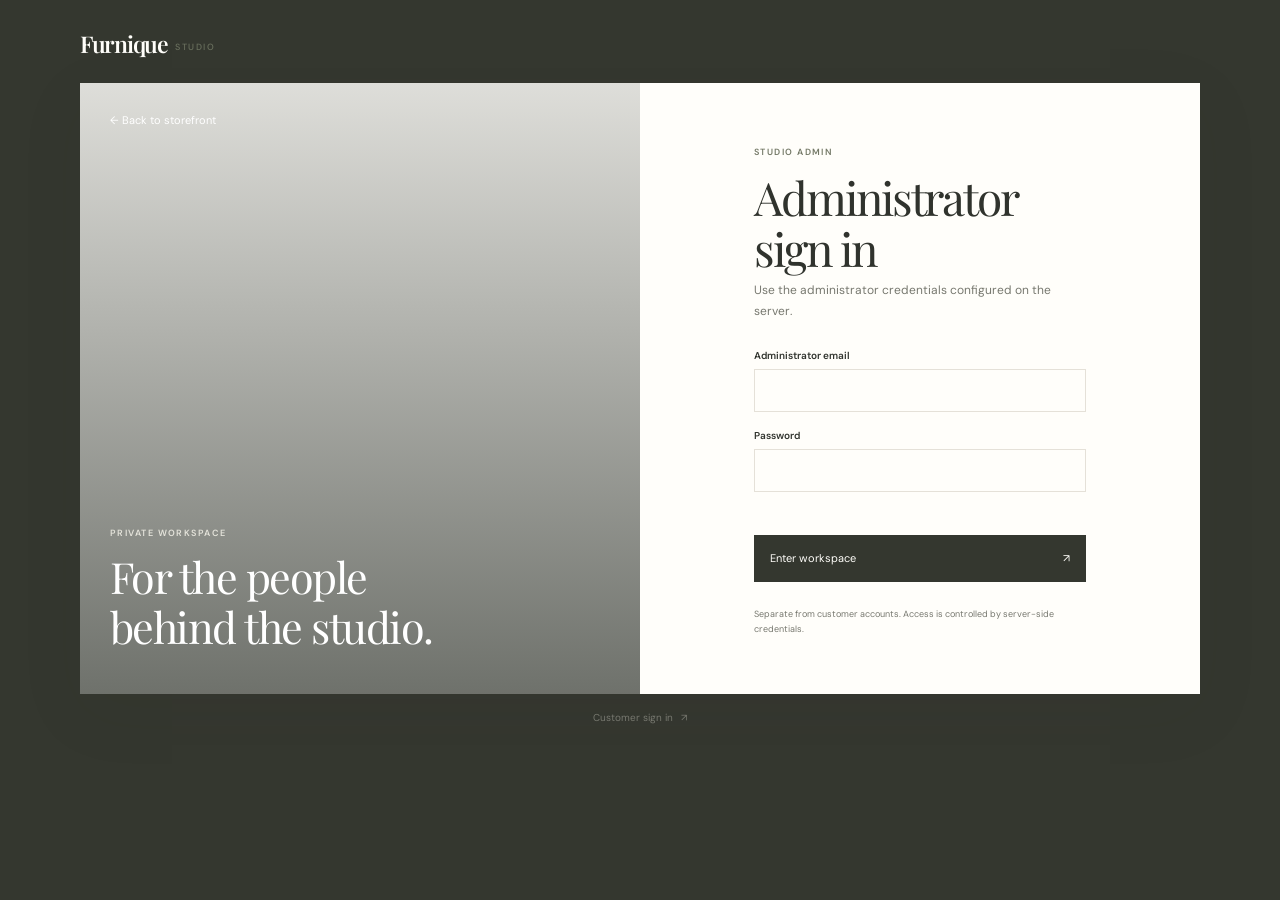
<file: admin-login.html>
<!doctype html>
<html lang="en">
  <head>
    <meta charset="UTF-8">
    <meta name="viewport" content="width=device-width, initial-scale=1">
    <meta name="theme-color" content="#34372f">
    <meta name="description" content="Administrator sign in for the Furnique Studio workspace.">
    <title>Administrator sign in — Furnique Studio</title>
    <link rel="preconnect" href="https://fonts.googleapis.com">
    <link rel="preconnect" href="https://fonts.gstatic.com" crossorigin>
    <link href="https://fonts.googleapis.com/css2?family=DM+Sans:wght@400;500;600;700&family=Playfair+Display:wght@400;500;600&display=swap" rel="stylesheet">
    <link rel="stylesheet" href="auth.css">
    <script src="auth.js" defer></script>
  </head>
  <body class="admin-auth-page">
    <main class="auth-shell">
      <a class="auth-brand" href="index.html">Furnique<span>Studio</span></a>
      <section class="auth-card admin-auth-card" aria-labelledby="page-title">
        <div class="auth-photo admin-auth-photo" role="img" aria-label="Quiet, thoughtfully arranged studio interior">
          <a class="back-link" href="index.html">← Back to storefront</a>
          <div><span class="auth-eyebrow">PRIVATE WORKSPACE</span><p>For the people behind the studio.</p></div>
        </div>
        <div class="auth-panel">
          <span class="auth-eyebrow">STUDIO ADMIN</span>
          <h1 id="page-title">Administrator sign in</h1>
          <p class="auth-intro">Use the administrator credentials configured on the server.</p>
          <form id="admin-login-form" class="auth-form">
            <label for="admin-email">Administrator email</label>
            <input id="admin-email" name="email" type="email" autocomplete="username" maxlength="120" required>
            <label for="admin-password">Password</label>
            <input id="admin-password" name="password" type="password" autocomplete="current-password" minlength="12" maxlength="128" required>
            <p class="auth-message" id="auth-message" role="status" aria-live="polite"></p>
            <button class="auth-submit" type="submit">Enter workspace <span aria-hidden="true">↗</span></button>
          </form>
          <p class="auth-demo">Separate from customer accounts. Access is controlled by server-side credentials.</p>
        </div>
      </section>
      <a class="admin-entry" href="login.html">Customer sign in <span aria-hidden="true">↗</span></a>
    </main>
  </body>
</html>
</file>
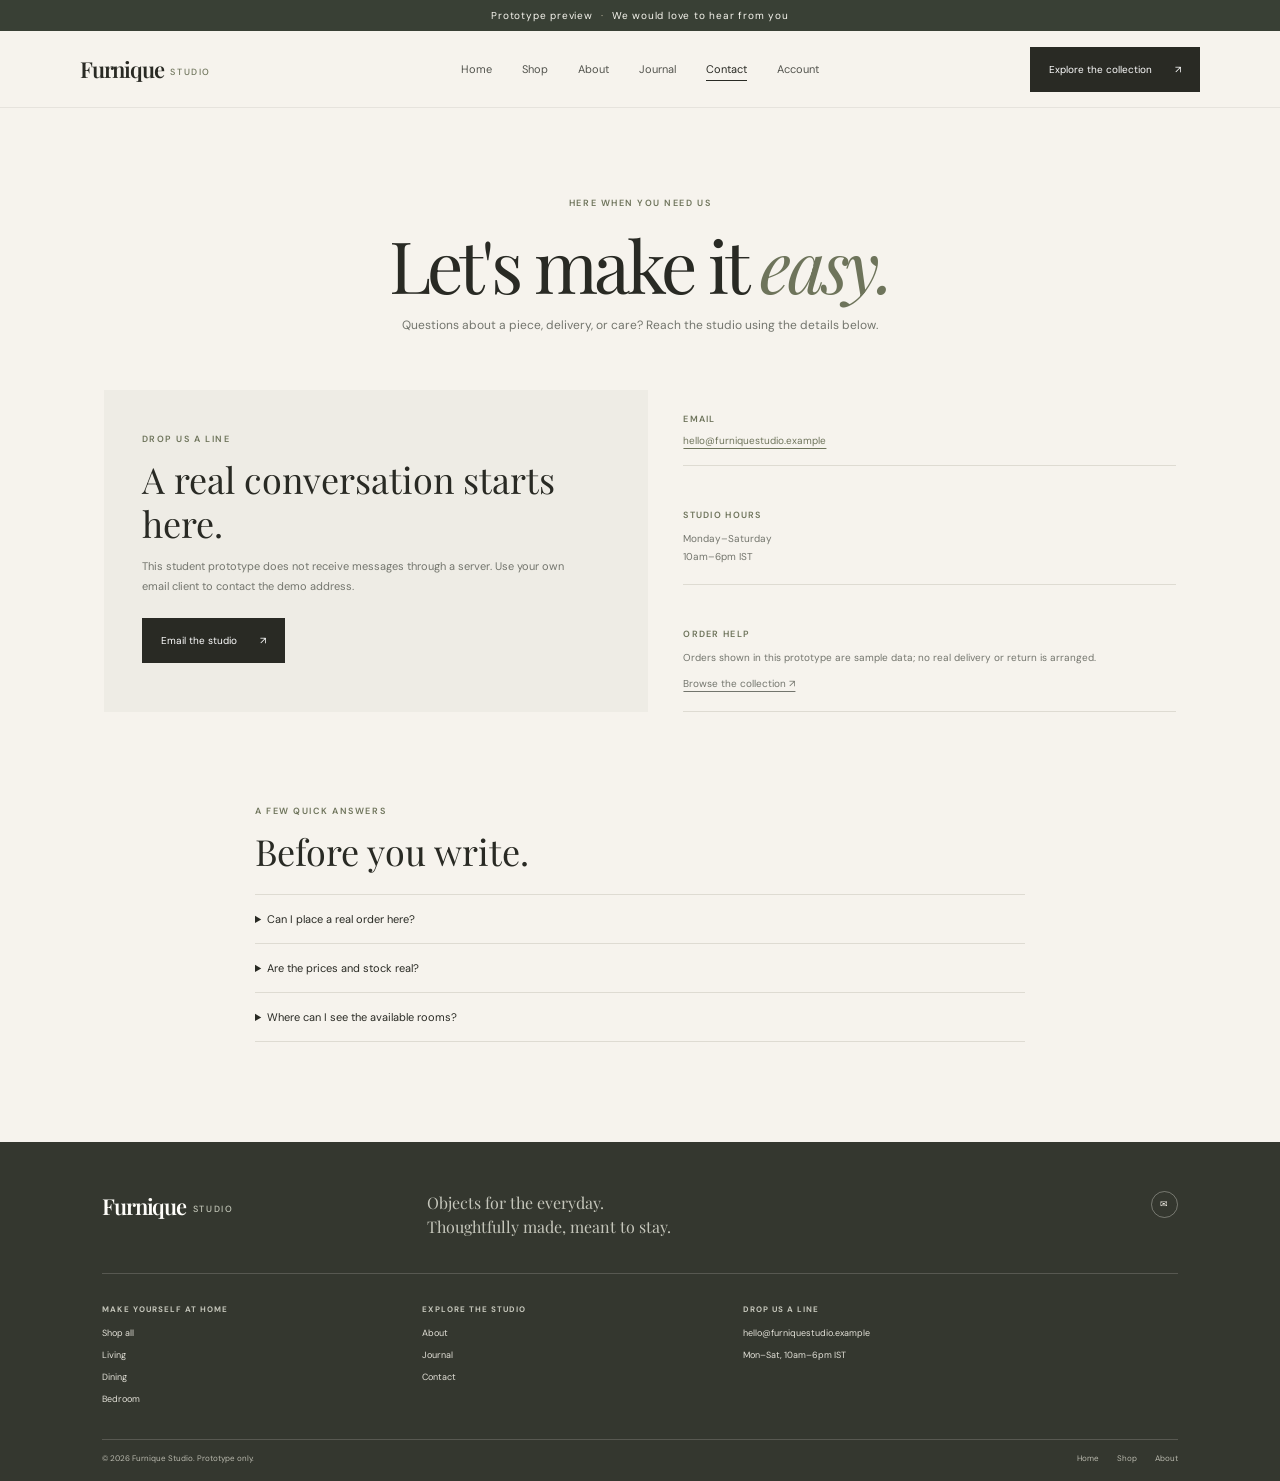
<file: contact.html>
<!doctype html>
<html lang="en">
  <head>
    <meta charset="UTF-8">
    <meta name="viewport" content="width=device-width, initial-scale=1">
    <meta name="theme-color" content="#f6f3ed">
    <meta name="description" content="Contact Furnique Studio for help with furniture, care, delivery, and this prototype.">
    <title>Contact — Furnique Studio</title>
    <link rel="preconnect" href="https://fonts.googleapis.com">
    <link rel="preconnect" href="https://fonts.gstatic.com" crossorigin>
    <link href="https://fonts.googleapis.com/css2?family=DM+Sans:wght@400;500;600;700&family=Playfair+Display:wght@400;500;600&display=swap" rel="stylesheet">
    <link rel="stylesheet" href="styles.css">
    <script src="pages.js" defer></script>
  </head>
  <body>
    <div class="announcement">Prototype preview <span>·</span> We would love to hear from you</div>
    <header class="site-header">
      <a class="wordmark" href="index.html" aria-label="Furnique Studio home">Furnique<span>Studio</span></a>
      <nav class="main-nav" aria-label="Main navigation">
        <a href="index.html">Home</a><a href="shop.html">Shop</a><a href="about.html">About</a><a href="journal.html">Journal</a><a href="contact.html" aria-current="page">Contact</a><a href="login.html">Account</a>
      </nav>
      <div class="header-actions"><a class="button button-dark" href="shop.html">Explore the collection <span aria-hidden="true">↗</span></a><button class="mobile-menu icon-button" type="button" aria-label="Open menu" aria-expanded="false"><span class="menu-lines"></span></button></div>
    </header>
    <main>
      <section class="journal-intro contact-intro"><span class="eyebrow">HERE WHEN YOU NEED US</span><h1>Let's make it <em>easy.</em></h1><p>Questions about a piece, delivery, or care? Reach the studio using the details below.</p></section>
      <section class="contact-grid">
        <article class="contact-card contact-primary"><span class="eyebrow">DROP US A LINE</span><h2>A real conversation starts here.</h2><p>This student prototype does not receive messages through a server. Use your own email client to contact the demo address.</p><a class="button button-dark" href="mailto:hello@furniquestudio.example?subject=Furnique%20Studio%20enquiry">Email the studio <span aria-hidden="true">↗</span></a></article>
        <div class="contact-details"><article><span>EMAIL</span><a href="mailto:hello@furniquestudio.example">hello@furniquestudio.example</a></article><article><span>STUDIO HOURS</span><p>Monday–Saturday<br>10am–6pm IST</p></article><article><span>ORDER HELP</span><p>Orders shown in this prototype are sample data; no real delivery or return is arranged.</p><a href="shop.html">Browse the collection ↗</a></article></div>
      </section>
      <section class="contact-faq"><span class="eyebrow">A FEW QUICK ANSWERS</span><h2>Before you write.</h2><details><summary>Can I place a real order here?</summary><p>No. Checkout is a local demonstration only. No payment is processed and no order is fulfilled.</p></details><details><summary>Are the prices and stock real?</summary><p>No. Product details, prices, stock, ratings, and reviews are seeded sample data for the student project.</p></details><details><summary>Where can I see the available rooms?</summary><p>The Shop page has one collection with Living, Dining, and Bedroom filters.</p></details></section>
    </main>
    <footer class="site-footer simple-footer"><div class="footer-top"><a class="wordmark footer-mark" href="index.html">Furnique<span>Studio</span></a><p>Objects for the everyday.<br>Thoughtfully made, meant to stay.</p><div class="footer-social"><a href="mailto:hello@furniquestudio.example" aria-label="Email the studio">✉</a></div></div><div class="footer-links"><div><b>MAKE YOURSELF AT HOME</b><a href="shop.html">Shop all</a><a href="shop.html?category=Living">Living</a><a href="shop.html?category=Dining">Dining</a><a href="shop.html?category=Bedroom">Bedroom</a></div><div><b>EXPLORE THE STUDIO</b><a href="about.html">About</a><a href="journal.html">Journal</a><a href="contact.html">Contact</a></div><div class="footer-contact"><b>DROP US A LINE</b><a href="mailto:hello@furniquestudio.example">hello@furniquestudio.example</a><span>Mon–Sat, 10am–6pm IST</span></div></div><div class="footer-bottom"><span>© 2026 Furnique Studio. Prototype only.</span><span><a href="index.html">Home</a><a href="shop.html">Shop</a><a href="about.html">About</a></span></div></footer>
  </body>
</html>
</file>
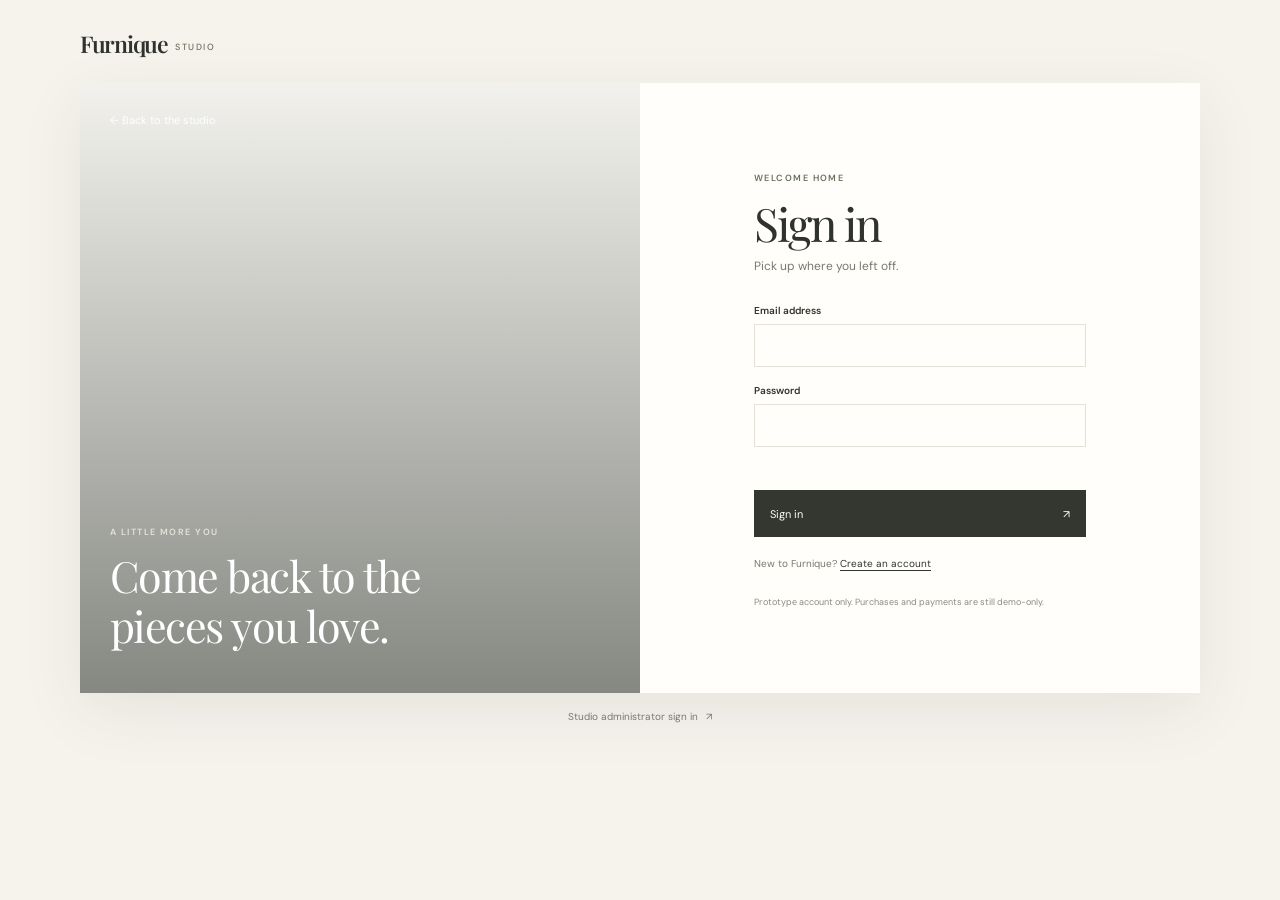
<file: login.html>
<!doctype html>
<html lang="en">
  <head>
    <meta charset="UTF-8">
    <meta name="viewport" content="width=device-width, initial-scale=1">
    <meta name="theme-color" content="#f6f3ed">
    <meta name="description" content="Sign in to your Furnique Studio account.">
    <title>Sign in — Furnique Studio</title>
    <link rel="preconnect" href="https://fonts.googleapis.com">
    <link rel="preconnect" href="https://fonts.gstatic.com" crossorigin>
    <link href="https://fonts.googleapis.com/css2?family=DM+Sans:wght@400;500;600;700&family=Playfair+Display:wght@400;500;600&display=swap" rel="stylesheet">
    <link rel="stylesheet" href="auth.css">
    <script src="auth.js" defer></script>
  </head>
  <body>
    <main class="auth-shell">
      <a class="auth-brand" href="index.html">Furnique<span>Studio</span></a>
      <section class="auth-card" aria-labelledby="page-title">
        <div class="auth-photo" role="img" aria-label="Warm and inviting living room">
          <a class="back-link" href="index.html">← Back to the studio</a>
          <div><span class="auth-eyebrow">A LITTLE MORE YOU</span><p>Come back to the pieces you love.</p></div>
        </div>
        <div class="auth-panel">
          <span class="auth-eyebrow">WELCOME HOME</span>
          <h1 id="page-title">Sign in</h1>
          <p class="auth-intro">Pick up where you left off.</p>
          <form id="customer-login-form" class="auth-form">
            <label for="customer-email">Email address</label>
            <input id="customer-email" name="email" type="email" autocomplete="email" maxlength="120" required>
            <label for="customer-password">Password</label>
            <input id="customer-password" name="password" type="password" autocomplete="current-password" minlength="12" maxlength="128" required>
            <p class="auth-message" id="auth-message" role="status" aria-live="polite"></p>
            <button class="auth-submit" type="submit">Sign in <span aria-hidden="true">↗</span></button>
          </form>
          <p class="auth-switch">New to Furnique? <a href="register.html">Create an account</a></p>
          <p class="auth-demo">Prototype account only. Purchases and payments are still demo-only.</p>
        </div>
      </section>
      <a class="admin-entry" href="admin-login.html">Studio administrator sign in <span aria-hidden="true">↗</span></a>
    </main>
  </body>
</html>
</file>
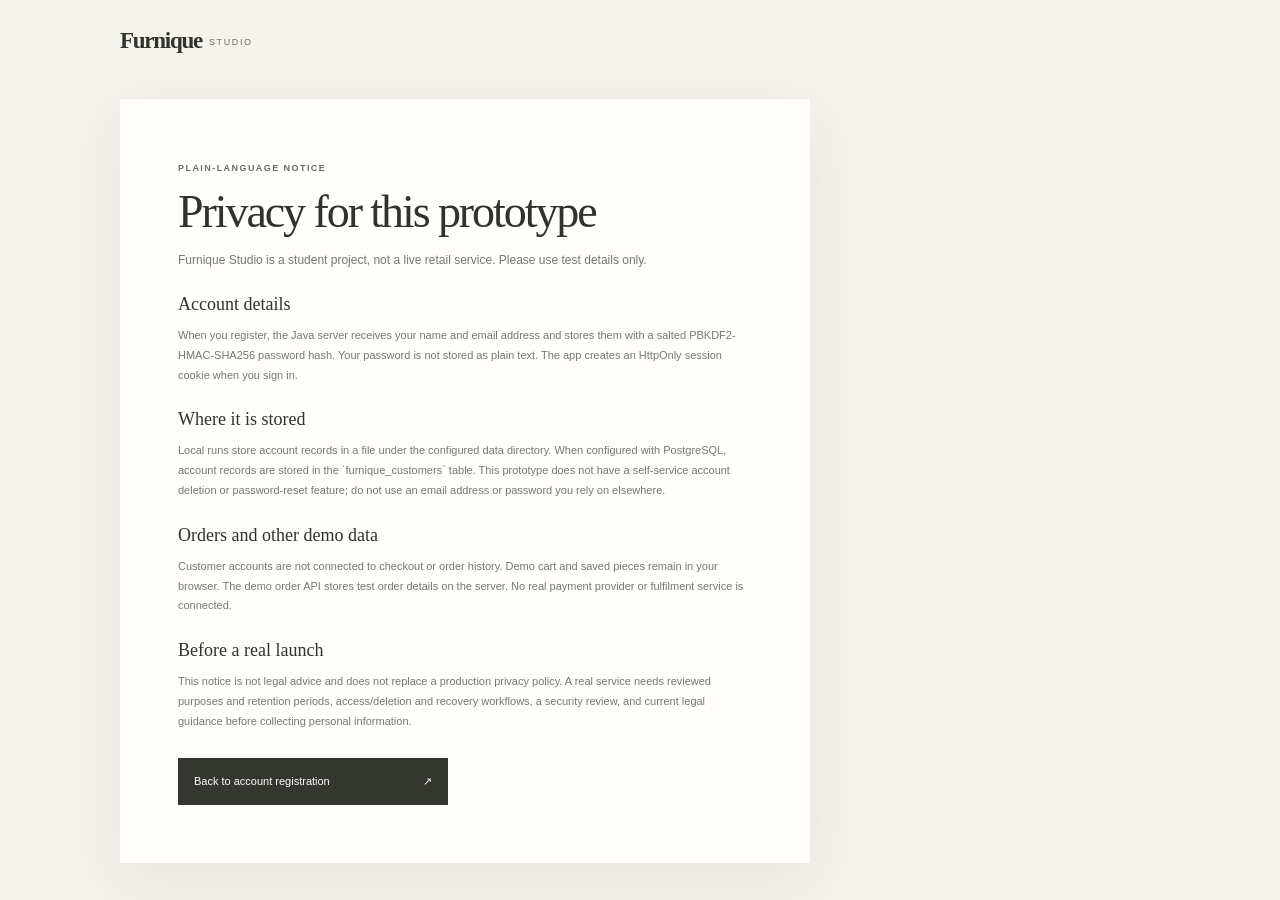
<file: privacy.html>
<!doctype html>
<html lang="en">
  <head>
    <meta charset="UTF-8">
    <meta name="viewport" content="width=device-width, initial-scale=1">
    <meta name="theme-color" content="#f6f3ed">
    <meta name="description" content="Privacy information for the Furnique Studio student prototype.">
    <title>Privacy — Furnique Studio</title>
    <link rel="stylesheet" href="auth.css">
  </head>
  <body>
    <main class="account-shell">
      <a class="auth-brand" href="index.html">Furnique<span>Studio</span></a>
      <article class="account-card privacy-card">
        <span class="auth-eyebrow">PLAIN-LANGUAGE NOTICE</span>
        <h1>Privacy for this prototype</h1>
        <p class="auth-intro">Furnique Studio is a student project, not a live retail service. Please use test details only.</p>
        <h2>Account details</h2>
        <p>When you register, the Java server receives your name and email address and stores them with a salted PBKDF2-HMAC-SHA256 password hash. Your password is not stored as plain text. The app creates an HttpOnly session cookie when you sign in.</p>
        <h2>Where it is stored</h2>
        <p>Local runs store account records in a file under the configured data directory. When configured with PostgreSQL, account records are stored in the `furnique_customers` table. This prototype does not have a self-service account deletion or password-reset feature; do not use an email address or password you rely on elsewhere.</p>
        <h2>Orders and other demo data</h2>
        <p>Customer accounts are not connected to checkout or order history. Demo cart and saved pieces remain in your browser. The demo order API stores test order details on the server. No real payment provider or fulfilment service is connected.</p>
        <h2>Before a real launch</h2>
        <p>This notice is not legal advice and does not replace a production privacy policy. A real service needs reviewed purposes and retention periods, access/deletion and recovery workflows, a security review, and current legal guidance before collecting personal information.</p>
        <a class="auth-submit account-shop-link" href="register.html">Back to account registration <span aria-hidden="true">↗</span></a>
      </article>
    </main>
  </body>
</html>
</file>
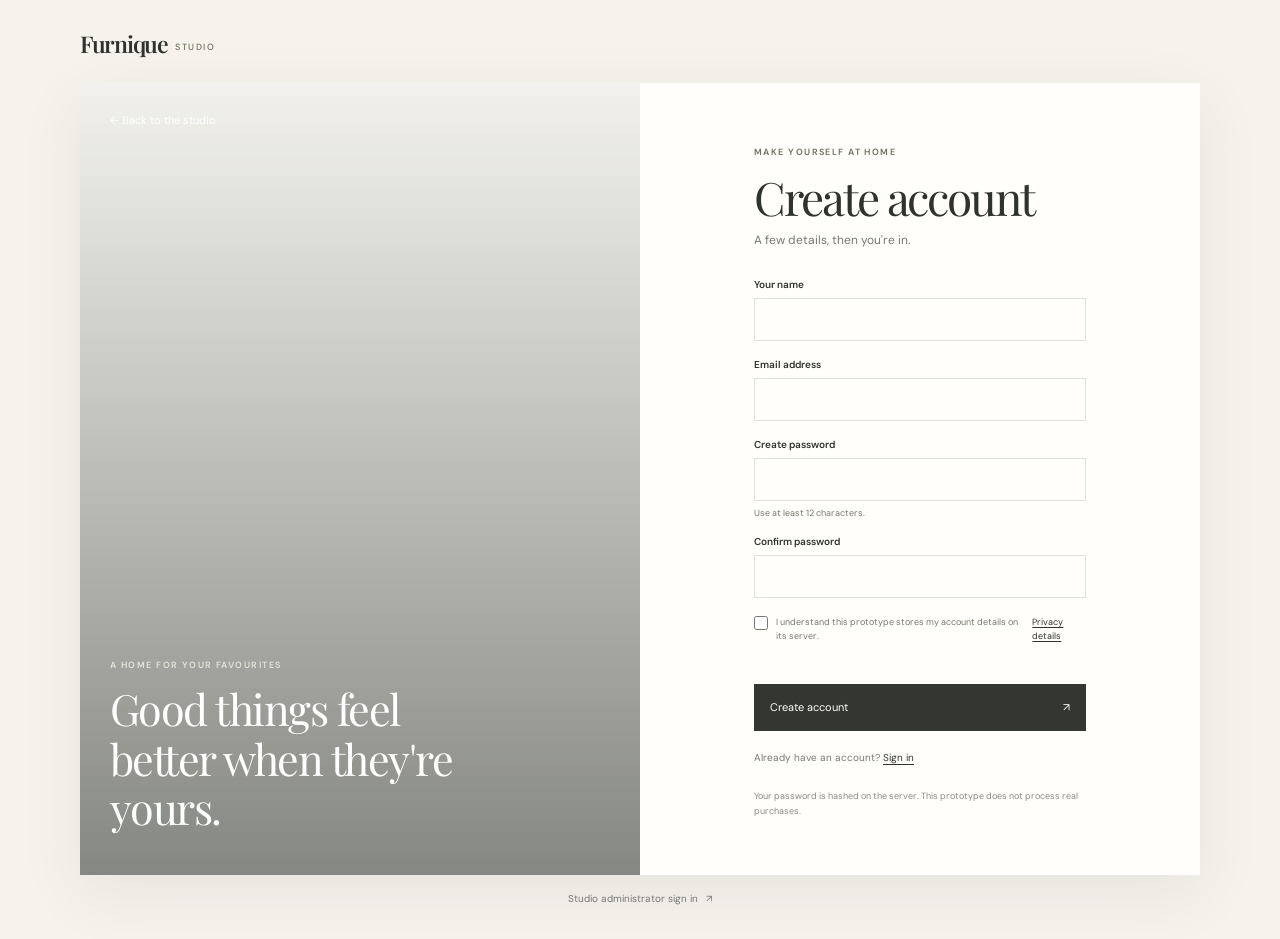
<file: register.html>
<!doctype html>
<html lang="en">
  <head>
    <meta charset="UTF-8">
    <meta name="viewport" content="width=device-width, initial-scale=1">
    <meta name="theme-color" content="#f6f3ed">
    <meta name="description" content="Create a Furnique Studio customer account.">
    <title>Create account — Furnique Studio</title>
    <link rel="preconnect" href="https://fonts.googleapis.com">
    <link rel="preconnect" href="https://fonts.gstatic.com" crossorigin>
    <link href="https://fonts.googleapis.com/css2?family=DM+Sans:wght@400;500;600;700&family=Playfair+Display:wght@400;500;600&display=swap" rel="stylesheet">
    <link rel="stylesheet" href="auth.css">
    <script src="auth.js" defer></script>
  </head>
  <body>
    <main class="auth-shell">
      <a class="auth-brand" href="index.html">Furnique<span>Studio</span></a>
      <section class="auth-card" aria-labelledby="page-title">
        <div class="auth-photo" role="img" aria-label="Soft neutral furniture in a relaxed home">
          <a class="back-link" href="index.html">← Back to the studio</a>
          <div><span class="auth-eyebrow">A HOME FOR YOUR FAVOURITES</span><p>Good things feel better when they're yours.</p></div>
        </div>
        <div class="auth-panel">
          <span class="auth-eyebrow">MAKE YOURSELF AT HOME</span>
          <h1 id="page-title">Create account</h1>
          <p class="auth-intro">A few details, then you're in.</p>
          <form id="customer-register-form" class="auth-form">
            <label for="customer-name">Your name</label>
            <input id="customer-name" name="name" type="text" autocomplete="name" minlength="2" maxlength="70" required>
            <label for="customer-email">Email address</label>
            <input id="customer-email" name="email" type="email" autocomplete="email" maxlength="120" required>
            <label for="customer-password">Create password</label>
            <input id="customer-password" name="password" type="password" autocomplete="new-password" minlength="12" maxlength="128" required>
            <small class="password-hint">Use at least 12 characters.</small>
            <label for="customer-password-confirm">Confirm password</label>
            <input id="customer-password-confirm" name="confirmPassword" type="password" autocomplete="new-password" minlength="12" maxlength="128" required>
            <label class="auth-consent"><input name="privacyAcknowledged" type="checkbox" required> I understand this prototype stores my account details on its server. <a href="privacy.html" target="_blank" rel="noopener">Privacy details</a></label>
            <p class="auth-message" id="auth-message" role="status" aria-live="polite"></p>
            <button class="auth-submit" type="submit">Create account <span aria-hidden="true">↗</span></button>
          </form>
          <p class="auth-switch">Already have an account? <a href="login.html">Sign in</a></p>
          <p class="auth-demo">Your password is hashed on the server. This prototype does not process real purchases.</p>
        </div>
      </section>
      <a class="admin-entry" href="admin-login.html">Studio administrator sign in <span aria-hidden="true">↗</span></a>
    </main>
  </body>
</html>
</file>
<file: auth.css>
:root {
  color-scheme: light;
  --paper: #f6f3ed;
  --ink: #30332d;
  --muted: #77786f;
  --line: #e5e1d8;
  --olive: #6a705e;
  --serif: "Playfair Display", Georgia, serif;
  --sans: "DM Sans", Arial, sans-serif;
}

* { box-sizing: border-box; }
body { min-width: 0; min-height: 100vh; margin: 0; background: var(--paper); color: var(--ink); font-family: var(--sans); }
a { color: inherit; text-decoration: none; }
button, input { font: inherit; }
a:focus-visible, button:focus-visible, input:focus-visible { outline: 2px solid var(--olive); outline-offset: 3px; }
.auth-shell { width: min(1120px, calc(100% - 48px)); margin: 0 auto; padding: 28px 0 34px; }
.auth-brand { display: inline-block; font-family: var(--serif); font-size: 23px; font-weight: 600; letter-spacing: -.055em; }
.auth-brand span { margin-left: 7px; color: var(--olive); font: 500 9px var(--sans); letter-spacing: .18em; text-transform: uppercase; vertical-align: 3px; }
.auth-card { display: grid; grid-template-columns: 1fr 1fr; min-height: 610px; margin-top: 24px; overflow: hidden; background: #fffefa; box-shadow: 0 18px 60px rgba(49, 48, 41, .08); }
.auth-photo { display: flex; flex-direction: column; justify-content: space-between; min-height: 610px; padding: 30px; background: linear-gradient(180deg, rgba(33, 38, 31, .06), rgba(33, 38, 31, .55)), url("https://images.unsplash.com/photo-1600210492486-724fe5c67fb0?auto=format&fit=crop&w=1200&q=85") center / cover; color: white; }
.auth-photo > div { max-width: 390px; padding-bottom: 12px; }
.auth-photo > div p { margin: 11px 0 0; font: 400 clamp(27px, 4vw, 43px)/1.16 var(--serif); letter-spacing: -.035em; }
.auth-eyebrow { color: var(--olive); font-size: 9px; font-weight: 600; letter-spacing: .16em; }
.auth-photo .auth-eyebrow { color: #e4e3da; }
.back-link { width: fit-content; color: white; font-size: 11px; }
.auth-panel { align-self: center; width: min(100%, 440px); margin: 0 auto; padding: 56px 54px; }
.auth-panel h1, .account-card h1, .admin-dashboard h1 { margin: 12px 0 7px; font: 400 clamp(34px, 4vw, 46px)/1.1 var(--serif); letter-spacing: -.045em; }
.auth-intro { margin: 0 0 28px; color: var(--muted); font-size: 12px; line-height: 1.7; }
.auth-form { display: grid; }
.auth-form label { margin: 0 0 7px; font-size: 10px; font-weight: 600; }
.auth-form input { width: 100%; height: 43px; margin: 0 0 17px; padding: 0 11px; border: 1px solid var(--line); border-radius: 0; background: #fffefa; color: var(--ink); font-size: 12px; }
.auth-form input:focus { border-color: var(--olive); outline: 1px solid var(--olive); }
.password-hint { margin: -11px 0 16px; color: var(--muted); font-size: 9px; }
.auth-consent { display: flex; align-items: flex-start; gap: 8px; margin: 0 0 14px !important; color: var(--muted); font-size: 9px !important; font-weight: 400 !important; line-height: 1.6; }
.auth-consent input { flex: 0 0 auto; width: 14px; height: 14px; margin: 1px 0 0; accent-color: var(--olive); }
.auth-consent a { color: var(--ink); text-decoration: underline; text-underline-offset: 2px; }
.auth-message { min-height: 17px; margin: 0 0 9px; color: #9c4a3e; font-size: 10px; line-height: 1.5; }
.auth-submit { display: flex; justify-content: space-between; align-items: center; width: 100%; min-height: 47px; padding: 0 16px; border: 0; background: #34372f; color: #fffefa; cursor: pointer; font-size: 11px; }
.auth-submit:hover { background: #555b4d; }
.auth-submit:disabled { cursor: wait; opacity: .7; }
.auth-switch { margin: 20px 0 0; color: var(--muted); font-size: 10px; }
.auth-switch a { color: var(--ink); text-decoration: underline; text-underline-offset: 3px; }
.auth-demo { margin: 25px 0 0; color: #8a8b82; font-size: 9px; line-height: 1.7; }
.admin-entry { display: block; width: fit-content; margin: 17px auto 0; color: var(--muted); font-size: 10px; }
.admin-entry span { margin-left: 5px; }
.admin-auth-page { background: #34372f; }
.admin-auth-page .auth-brand { color: #fffefa; }
.admin-auth-card { min-height: 570px; background: #fffefa; }
.admin-auth-photo { min-height: 570px; background-image: linear-gradient(180deg, rgba(33, 38, 31, .15), rgba(33, 38, 31, .65)), url("https://images.unsplash.com/photo-1600210491892-03d54c0aaf87?auto=format&fit=crop&w=1200&q=85"); }
.admin-auth-page .auth-eyebrow { color: #747967; }
.admin-auth-page .auth-photo .auth-eyebrow { color: #e4e3da; }
.admin-auth-page .auth-demo { color: #77786f; }
.account-shell { width: min(1040px, calc(100% - 48px)); margin: 0 auto; padding: 28px 0; }
.account-header { display: flex; justify-content: space-between; align-items: center; }
.auth-secondary { padding: 10px 15px; border: 1px solid var(--line); background: transparent; color: inherit; cursor: pointer; font-size: 10px; }
.account-card, .admin-dashboard { margin-top: 45px; padding: clamp(26px, 5vw, 58px); background: #fffefa; box-shadow: 0 18px 60px rgba(49, 48, 41, .08); }
.account-card { max-width: 690px; }
.account-card h1, .admin-dashboard h1 { margin-bottom: 12px; }
.account-card .auth-intro { margin-bottom: 6px; }
.account-note { margin: 22px 0; color: var(--muted); font-size: 10px; line-height: 1.8; }
.account-shop-link { max-width: 270px; margin-top: 26px; }
.admin-auth-page .auth-secondary { border-color: rgba(255,255,255,.25); color: #fffefa; }
.admin-shell .auth-brand { color: white; }
.admin-dashboard { margin-top: 34px; }
.admin-dashboard .auth-intro { margin-bottom: 8px; }
.admin-orders-wrap { overflow-x: auto; margin: 24px 0; border: 1px solid var(--line); }
.admin-orders { width: 100%; border-collapse: collapse; text-align: left; }
.admin-orders th, .admin-orders td { padding: 13px 15px; border-bottom: 1px solid var(--line); font-size: 10px; white-space: nowrap; }
.admin-orders th { background: #f7f5ef; color: var(--muted); font-size: 8px; letter-spacing: .1em; text-transform: uppercase; }
.admin-orders tbody tr:last-child td { border-bottom: 0; }
.admin-orders td[colspan] { color: var(--muted); text-align: center; }
.admin-shell .account-note { color: #c7c7bd; }
.privacy-card h2 { margin: 24px 0 7px; font: 500 18px var(--serif); }
.privacy-card p:not(.auth-intro) { color: var(--muted); font-size: 11px; line-height: 1.8; }

@media (max-width: 760px) {
  .auth-shell, .account-shell { width: min(100% - 30px, 520px); padding-top: 18px; }
  .auth-card { grid-template-columns: 1fr; min-height: 0; margin-top: 15px; }
  .auth-photo, .admin-auth-photo { min-height: 205px; padding: 20px; }
  .auth-photo > div { padding-bottom: 0; }
  .auth-photo > div p { max-width: 360px; font-size: 28px; }
  .auth-panel { padding: 32px 25px; }
  .auth-panel h1 { font-size: 37px; }
  .account-card, .admin-dashboard { margin-top: 26px; padding: 28px 22px; }
  .account-header .auth-brand span { display: none; }
}
</file>
<file: styles.css>
:root {
  color-scheme: light;
  --paper: #f6f3ed;
  --paper-deep: #eee9e0;
  --ink: #292a24;
  --muted: #73756d;
  --olive: #6e745b;
  --olive-light: #e4e6dc;
  --line: #dedbd2;
  --white: #fffefa;
  --rust: #bb755d;
  --serif: "Playfair Display", Georgia, serif;
  --sans: "DM Sans", Arial, sans-serif;
}

* { box-sizing: border-box; }
html { scroll-behavior: smooth; scroll-padding-top: 85px; }
body { margin: 0; background: var(--paper); color: var(--ink); font-family: var(--sans); font-size: 14px; -webkit-font-smoothing: antialiased; }
button, input, select, textarea { font: inherit; }
button, a, select { -webkit-tap-highlight-color: transparent; }
button { color: inherit; }
a { color: inherit; text-decoration: none; }
img { display: block; width: 100%; }
.hidden { display: none !important; }
button:focus-visible, a:focus-visible, input:focus-visible, select:focus-visible { outline: 2px solid var(--olive); outline-offset: 3px; }
.sr-only { position: absolute; width: 1px; height: 1px; padding: 0; margin: -1px; overflow: hidden; clip: rect(0,0,0,0); white-space: nowrap; border: 0; }
.announcement { min-height: 31px; display: flex; align-items: center; justify-content: center; gap: 8px; background: #394035; color: #f9f7f0; font-size: 10px; letter-spacing: .08em; }
.announcement span { color: #c3b9a2; }
.site-header { height: 77px; padding: 0 6.25%; display: grid; grid-template-columns: 1fr auto 1fr; align-items: center; gap: 28px; background: var(--paper); border-bottom: 1px solid rgba(67,66,57,.09); position: sticky; top: 0; z-index: 20; }
.wordmark { font-family: var(--serif); font-size: 22px; font-weight: 600; letter-spacing: -.055em; white-space: nowrap; width: max-content; }
.wordmark span { font-family: var(--sans); font-size: 9px; font-weight: 500; letter-spacing: .18em; text-transform: uppercase; margin-left: 7px; color: var(--olive); vertical-align: 3px; }
.main-nav { display: flex; gap: 30px; align-items: center; }
.main-nav a { font-size: 11px; color: #53544e; transition: color .2s; }
.main-nav a:hover, .footer-links a:hover { color: var(--olive); }
.header-actions { display: flex; justify-content: flex-end; align-items: center; gap: 17px; }
.search-wrap { display: flex; align-items: center; width: 175px; padding: 0 0 7px; border-bottom: 1px solid #c9c6bc; gap: 8px; }
.search-wrap svg { width: 15px; height: 15px; fill: none; stroke: currentColor; stroke-width: 1.4; }
.search-wrap input { width: 100%; border: 0; background: transparent; color: var(--ink); font-size: 10px; outline: 0; }
.search-wrap input::placeholder { color: #87887f; }
.icon-button { position: relative; display: grid; place-items: center; padding: 4px; background: transparent; border: 0; cursor: pointer; }
.icon-button svg { width: 20px; height: 20px; fill: none; stroke: currentColor; stroke-width: 1.35; }
.icon-count { position: absolute; top: -4px; right: -5px; width: 14px; height: 14px; display: grid; place-items: center; border-radius: 50%; background: var(--olive); color: white; font-size: 8px; }
.mobile-menu { display: none; }
.menu-lines, .menu-lines::before, .menu-lines::after { display: block; width: 19px; height: 1px; background: var(--ink); }
.menu-lines { position: relative; }
.menu-lines::before, .menu-lines::after { position: absolute; left: 0; content: ""; }
.menu-lines::before { top: -6px; }
.menu-lines::after { top: 6px; }

.hero { position: relative; min-height: 555px; padding: 0 6.25% 0 11.2%; display: grid; grid-template-columns: .88fr 1.12fr; align-items: center; overflow: hidden; }
.hero-copy { position: relative; z-index: 1; padding: 40px 30px 35px 0; }
.eyebrow { color: var(--olive); font-size: 9px; font-weight: 600; letter-spacing: .17em; line-height: 1.5; }
.eyebrow-line { display: inline-block; height: 1px; width: 23px; margin: 0 8px 3px 0; background: var(--olive); }
h1, h2, h3, p { margin-top: 0; }
.hero h1 { margin: 20px 0 16px; font-family: var(--serif); font-size: clamp(52px, 6.2vw, 82px); font-weight: 400; line-height: 1.03; letter-spacing: -.055em; }
h1 em, h2 em { color: var(--olive); font-weight: 400; }
.hero-copy > p { max-width: 365px; margin-bottom: 25px; color: #707168; font-size: 12px; line-height: 1.9; }
.button { min-height: 45px; display: inline-flex; align-items: center; justify-content: center; gap: 23px; padding: 0 18px; border: 1px solid transparent; font-size: 10px; transition: transform .2s, background .2s; cursor: pointer; }
.button:hover { transform: translateY(-2px); }
.button-dark { background: var(--ink); color: #fff; }
.button-dark:hover { background: #4a4b41; }
.button-outline { border-color: #9c9d91; color: var(--ink); }
.button-outline:hover { background: var(--olive-light); }
.hero-note { display: flex; align-items: center; gap: 10px; margin-top: 39px; color: #72736a; font-size: 9px; }
.avatar-stack { display: flex; padding-left: 3px; }
.avatar-stack i { width: 20px; height: 20px; margin-left: -3px; display: grid; place-items: center; border: 1px solid var(--paper); border-radius: 50%; background: #d4b8a8; color: #4d433b; font-size: 8px; font-style: normal; }
.avatar-stack i:nth-child(2) { background: #bec3ad; }
.avatar-stack i:nth-child(3) { background: #d6c9aa; }
.note-stars { margin-left: 1px; color: #9a8051; letter-spacing: 1px; }
.hero-image { position: relative; height: 450px; align-self: stretch; margin: 31px 0; overflow: hidden; background: #d4cbbd; }
.hero-image img { height: 100%; object-fit: cover; object-position: center; }
.hero-image::after { position: absolute; inset: 52% 0 0; content: ""; background: linear-gradient(transparent, rgba(28,27,22,.58)); }
.image-caption { position: absolute; z-index: 1; right: 28px; bottom: 26px; display: flex; flex-direction: column; gap: 5px; color: white; text-align: right; }
.image-caption span:first-child { font-size: 8px; letter-spacing: .15em; }
.image-caption span:last-child { font-family: var(--serif); font-size: 17px; }
.hero-index { position: absolute; z-index: 1; top: 17px; right: 17px; color: white; font-size: 8px; letter-spacing: .13em; }
.hero-stamp { position: absolute; z-index: 2; top: 64px; right: 47%; width: 101px; height: 101px; display: grid; place-content: center; border: 1px solid rgba(255,255,255,.55); border-radius: 50%; background: rgba(246,243,237,.94); color: var(--olive); text-align: center; transform: rotate(9deg); }
.hero-stamp span { font-size: 7px; letter-spacing: .12em; line-height: 1.5; }
.hero-stamp b { margin-top: 3px; font-size: 14px; font-weight: 400; }

.promise-strip { min-height: 94px; padding: 20px 8%; display: grid; grid-template-columns: repeat(4,1fr); align-items: center; gap: 20px; background: #eeece5; }
.promise-strip > div { display: flex; align-items: center; justify-content: center; gap: 12px; }
.promise-icon { width: 29px; height: 29px; display: grid; place-items: center; border: 1px solid #d5d4cb; border-radius: 50%; color: var(--olive); font-size: 14px; }
.promise-strip b, .promise-strip small { display: block; }
.promise-strip b { font-size: 10px; font-weight: 500; }
.promise-strip small { margin-top: 4px; color: var(--muted); font-size: 8px; }
.section { padding: 95px 8.1%; }
.section-heading { display: flex; justify-content: space-between; align-items: end; gap: 20px; margin-bottom: 32px; }
.section-heading h2, .editorial-copy h2, .review-heading h2, .newsletter h2 { margin: 8px 0 0; font-family: var(--serif); font-size: clamp(34px,4vw,48px); font-weight: 400; letter-spacing: -.045em; line-height: 1.15; }
.text-link { padding: 0; border: 0; background: transparent; color: #66695d; font-size: 10px; cursor: pointer; }
.text-link span { margin-left: 9px; }
.category-grid { display: grid; grid-template-columns: 1.15fr 1fr 1fr; gap: 18px; }
.category-card { position: relative; min-width: 0; height: 320px; overflow: hidden; background: #d6d1c7; color: white; }
.category-card::after { position: absolute; inset: 30% 0 0; content: ""; background: linear-gradient(transparent, rgba(26,26,22,.55)); }
.category-card img { height: 100%; object-fit: cover; transition: transform .45s; }
.category-card:hover img { transform: scale(1.035); }
.category-card > span, .category-card > b { position: absolute; z-index: 1; left: 20px; }
.category-card > span { bottom: 66px; font-size: 8px; letter-spacing: .15em; }
.category-card > b { right: 20px; bottom: 21px; display: flex; justify-content: space-between; align-items: center; font-family: var(--serif); font-size: 23px; font-weight: 400; }
.category-card > b i { margin-left: auto; font-family: var(--sans); font-size: 13px; font-style: normal; }
.category-dining, .category-bedroom { margin-top: 34px; }

.shop-section { padding-top: 54px; }
.shop-heading { align-items: center; }
.shop-controls { display: flex; align-items: center; gap: 24px; }
.filter-chips { display: flex; gap: 7px; }
.filter-chip { min-height: 31px; padding: 0 12px; border: 1px solid var(--line); border-radius: 30px; background: transparent; color: #66675e; font-size: 9px; cursor: pointer; transition: all .2s; }
.filter-chip:hover, .filter-chip.is-active { border-color: var(--olive); background: var(--olive); color: white; }
.sort-label { display: flex; align-items: center; gap: 5px; color: #76766d; font-size: 9px; white-space: nowrap; }
.sort-label select { padding: 6px 15px 6px 0; border: 0; background: transparent; color: var(--ink); font-size: 9px; outline: 0; }
.shop-result { min-height: 12px; margin: -14px 0 15px; color: var(--muted); font-size: 9px; }
.product-grid { display: grid; grid-template-columns: repeat(4,minmax(0,1fr)); gap: 32px 16px; }
.product-card { min-width: 0; }
.product-image { position: relative; height: 265px; overflow: hidden; background: #e6e1d8; }
.product-image > img { height: 100%; object-fit: cover; transition: transform .4s; }
.product-card:hover .product-image > img { transform: scale(1.04); }
.product-label { position: absolute; top: 12px; left: 12px; padding: 6px 8px; background: rgba(255,254,250,.94); color: #646557; font-size: 8px; letter-spacing: .07em; text-transform: uppercase; }
.product-favorite { position: absolute; top: 10px; right: 10px; width: 30px; height: 30px; display: grid; place-items: center; border: 0; border-radius: 50%; background: rgba(255,254,250,.9); color: #5b5c53; font-size: 17px; cursor: pointer; }
.product-favorite.is-saved { color: #b66b59; }
.product-view { position: absolute; left: 10px; right: 10px; bottom: 10px; min-height: 36px; border: 0; background: rgba(255,254,250,.94); color: var(--ink); font-size: 9px; cursor: pointer; transform: translateY(55px); transition: transform .2s; }
.product-card:hover .product-view, .product-view:focus-visible { transform: translateY(0); }
.product-info { display: flex; justify-content: space-between; align-items: start; gap: 8px; padding-top: 12px; }
.product-name { margin-bottom: 5px; font-family: var(--serif); font-size: 16px; font-weight: 500; }
.product-category { color: var(--muted); font-size: 9px; }
.product-price { font-size: 10px; font-weight: 600; white-space: nowrap; }
.product-meta { display: flex; align-items: center; gap: 6px; margin-top: 7px; color: #79776f; font-size: 8px; }
.product-meta .stars { color: #aa8d5f; letter-spacing: 1px; }
.product-stock { color: #a45f4d; }
.empty-state { padding: 70px 20px; text-align: center; color: var(--muted); }
.empty-state > span { font-family: var(--serif); font-size: 34px; }
.empty-state h3 { margin: 12px 0 7px; color: var(--ink); font-family: var(--serif); font-size: 24px; font-weight: 400; }
.empty-state p { font-size: 11px; }

.editorial { min-height: 570px; display: grid; grid-template-columns: 1fr 1fr; margin-top: 25px; background: #e9e6de; }
.editorial-image { position: relative; min-height: 510px; overflow: hidden; }
.editorial-image img { height: 100%; object-fit: cover; }
.editorial-image span { position: absolute; bottom: 20px; left: 23px; padding: 9px 11px; background: rgba(246,243,237,.92); color: var(--olive); font-size: 8px; letter-spacing: .13em; }
.editorial-copy { position: relative; display: flex; flex-direction: column; align-items: start; justify-content: center; padding: 66px 11% 70px 12%; }
.editorial-copy h2 { margin: 14px 0 19px; font-size: clamp(38px, 4vw, 53px); }
.editorial-copy p { max-width: 400px; margin-bottom: 13px; color: #707168; font-size: 11px; line-height: 1.85; }
.editorial-copy .button { margin-top: 13px; }
.editorial-signature { position: absolute; right: 9%; bottom: 37px; display: flex; align-items: end; gap: 9px; color: #727365; font-family: var(--serif); font-size: 12px; font-style: italic; }
.editorial-signature b { color: var(--olive); font-size: 27px; font-style: normal; font-weight: 400; }
.review-section { min-height: 395px; display: grid; grid-template-columns: .8fr 1.2fr; align-items: center; gap: 8%; padding-top: 73px; padding-bottom: 73px; }
.review-heading { position: relative; }
.review-heading h2 { margin-top: 12px; }
.review-arrows { display: flex; gap: 8px; margin-top: 31px; }
.review-arrows button { width: 33px; height: 33px; border: 1px solid var(--line); border-radius: 50%; background: transparent; cursor: pointer; }
.review-arrows button:hover { border-color: var(--olive); color: var(--olive); }
.review-content { position: relative; padding: 27px 0 10px 40px; border-left: 1px solid #d8d5cb; }
.review-stars { margin-bottom: 13px; color: #a48a61; font-size: 10px; letter-spacing: 3px; }
.review-content blockquote { max-width: 540px; margin: 0 0 24px; font-family: var(--serif); font-size: clamp(18px,2.1vw,25px); line-height: 1.55; }
.review-author { display: flex; align-items: center; gap: 10px; }
.review-avatar { width: 28px; height: 28px; display: grid; place-items: center; border-radius: 50%; background: #d6d0c3; color: var(--olive); font-family: var(--serif); }
.review-author b, .review-author small { display: block; }
.review-author b { font-size: 9px; font-weight: 600; }
.review-author small { margin-top: 3px; color: var(--muted); font-size: 8px; }
.review-count { position: absolute; right: 0; bottom: 6px; color: #85867d; font-size: 9px; letter-spacing: .12em; }
.newsletter { min-height: 219px; display: flex; align-items: center; justify-content: space-between; gap: 40px; padding: 44px 10%; background: #e8e8df; }
.newsletter h2 { margin-top: 8px; font-size: 34px; }
.newsletter p { margin: 10px 0 0; color: var(--muted); font-size: 10px; }
.newsletter-form { width: min(390px,45%); display: grid; grid-template-columns: 1fr auto; border-bottom: 1px solid #9a9b90; }
.newsletter-form input { min-width: 0; min-height: 42px; border: 0; background: transparent; outline: 0; font-size: 10px; }
.newsletter-form button { border: 0; background: transparent; font-size: 10px; cursor: pointer; }
.newsletter-form button span { margin-left: 14px; }
.newsletter-consent { grid-column: 1 / -1; display: flex; align-items: flex-start; gap: 7px; padding-top: 6px; color: #77786f; font-size: 9px; line-height: 1.5; }
.newsletter-consent input { width: 13px; min-width: 13px; min-height: 13px; height: 13px; margin: 1px 0 0; accent-color: var(--olive); }
.newsletter-form small { grid-column: 1 / -1; min-height: 17px; padding: 5px 0 0; color: #77786f; font-size: 8px; }
.site-footer { padding: 49px 8% 18px; background: #34372f; color: #f4f1e9; }
.footer-top { display: flex; justify-content: space-between; align-items: start; padding-bottom: 34px; border-bottom: 1px solid rgba(240,239,231,.18); }
.footer-mark { color: #fffefa; }
.footer-mark span { color: #c3c6b8; }
.footer-top p { margin: 0 auto 0 18%; color: #c5c6bb; font-family: var(--serif); font-size: 16px; line-height: 1.5; }
.footer-social { display: flex; gap: 8px; }
.footer-social a { width: 27px; height: 27px; display: grid; place-items: center; border: 1px solid rgba(240,239,231,.35); border-radius: 50%; font-size: 9px; }
.footer-links { display: grid; grid-template-columns: 1fr 1fr 1.5fr; gap: 30px; padding: 30px 0 34px; }
.footer-links > div { display: flex; flex-direction: column; align-items: start; gap: 10px; }
.footer-links b { margin-bottom: 3px; color: #c5c6bb; font-size: 8px; letter-spacing: .13em; }
.footer-links a, .footer-links span { color: #e3e1d8; font-size: 9px; }
.footer-contact { position: relative; }
.admin-link { margin-top: 12px; padding: 0; border: 0; background: none; color: #c5c6bb; font-size: 9px; cursor: pointer; }
.admin-link span { margin-left: 5px; }
.footer-bottom { display: flex; justify-content: space-between; gap: 20px; padding-top: 13px; border-top: 1px solid rgba(240,239,231,.18); color: #b9b9ae; font-size: 8px; }
.footer-bottom > span:nth-child(2) { display: flex; gap: 18px; }
.footer-bottom a:hover { color: white; }
.main-nav a[aria-current="page"] { color: var(--ink); text-decoration: underline; text-underline-offset: 7px; }
.shop-page-intro, .journal-intro { padding: 84px 8.1% 35px; text-align: center; }
.shop-page-intro h1, .journal-intro h1 { max-width: 760px; margin: 15px auto 12px; font-family: var(--serif); font-size: clamp(42px,6vw,72px); font-weight: 400; line-height: 1.08; letter-spacing: -.05em; }
.shop-page-intro p, .journal-intro p { max-width: 520px; margin: 0 auto; color: var(--muted); font-size: 12px; line-height: 1.8; }
.shop-page-intro + .shop-section { padding-top: 42px; }
.subpage-hero { min-height: 540px; padding: 65px 8.1%; display: grid; grid-template-columns: .88fr 1.12fr; align-items: center; gap: 7%; }
.subpage-hero h1 { max-width: 540px; margin: 18px 0; font-family: var(--serif); font-size: clamp(45px,5.7vw,72px); font-weight: 400; line-height: 1.08; letter-spacing: -.05em; }
.subpage-hero p { max-width: 430px; margin-bottom: 25px; color: var(--muted); font-size: 12px; line-height: 1.9; }
.subpage-hero img { width: 100%; height: 420px; object-fit: cover; }
.values-section { padding: 68px 8.1% 92px; background: #eeece5; }
.values-section .section-heading { margin-bottom: 26px; }
.value-grid { display: grid; grid-template-columns: repeat(3,minmax(0,1fr)); gap: 18px; }
.value-grid article { min-height: 185px; padding: 25px; background: var(--paper); }
.value-grid article > span, .contact-details article > span { color: var(--olive); font-size: 9px; font-weight: 600; letter-spacing: .14em; }
.value-grid h3 { margin: 19px 0 9px; font-family: var(--serif); font-size: 22px; font-weight: 400; }
.value-grid p { margin: 0; color: var(--muted); font-size: 10px; line-height: 1.8; }
.story-band { padding: 82px 20px; text-align: center; }
.story-band p { max-width: 720px; margin: 15px auto 19px; font-family: var(--serif); font-size: clamp(24px,3.8vw,40px); line-height: 1.4; }
.story-band > a, .journal-card a, .contact-details a { color: var(--olive); font-size: 10px; text-decoration: underline; text-underline-offset: 4px; }
.journal-intro { padding-bottom: 55px; }
.journal-grid { padding: 0 8.1% 100px; display: grid; grid-template-columns: repeat(2,minmax(0,1fr)); gap: 24px; }
.journal-card { min-width: 0; background: #eeece5; }
.journal-card img { width: 100%; height: 280px; object-fit: cover; }
.journal-card > div { padding: 25px; }
.journal-card h2 { margin: 10px 0; font-family: var(--serif); font-size: 25px; font-weight: 400; }
.journal-card p { margin: 0 0 15px; color: var(--muted); font-size: 10px; line-height: 1.8; }
.journal-card.journal-feature { grid-column: 1/-1; display: grid; grid-template-columns: 1.1fr .9fr; }
.journal-feature img { height: 360px; }
.journal-feature > div { align-self: center; padding: 38px; }
.journal-feature h2 { font-size: 34px; }
.contact-intro { padding-bottom: 38px; }
.contact-grid { padding: 15px 8.1% 88px; display: grid; grid-template-columns: 1.05fr .95fr; gap: 35px; }
.contact-primary { padding: 38px; background: #eeece5; }
.contact-primary h2, .contact-faq h2 { max-width: 420px; margin: 12px 0; font-family: var(--serif); font-size: 36px; font-weight: 400; line-height: 1.2; }
.contact-primary p { max-width: 430px; margin-bottom: 22px; color: var(--muted); font-size: 11px; line-height: 1.8; }
.contact-details { display: grid; align-content: center; gap: 20px; }
.contact-details article { padding: 18px 0; border-bottom: 1px solid var(--line); }
.contact-details p, .contact-details a:not([href^="mailto"]) { display: block; margin: 8px 0 0; color: var(--muted); font-size: 10px; line-height: 1.8; }
.contact-details a[href^="mailto"] { display: block; margin-top: 8px; }
.contact-faq { max-width: 820px; margin: 0 auto; padding: 0 25px 100px; }
.contact-faq h2 { margin-bottom: 20px; }
.contact-faq details { border-top: 1px solid var(--line); }
.contact-faq details:last-child { border-bottom: 1px solid var(--line); }
.contact-faq summary { padding: 17px 0; color: var(--ink); font-size: 11px; cursor: pointer; }
.contact-faq details p { max-width: 700px; margin: 0 0 17px; color: var(--muted); font-size: 10px; line-height: 1.8; }

/* dialogs and shopping bag */
.overlay-backdrop { position: fixed; z-index: 60; inset: 0; display: grid; place-items: center; padding: 20px; background: rgba(28,29,25,.45); animation: fade-in .16s ease-out; }
.overlay-backdrop.is-drawer { place-items: stretch end; padding: 0; }
.dialog { position: relative; width: min(560px,100%); max-height: min(88vh,780px); overflow: auto; background: var(--paper); box-shadow: 0 20px 80px rgba(0,0,0,.18); animation: rise-in .2s ease-out; }
.dialog-wide { width: min(770px,100%); }
.dialog-header { display: flex; justify-content: space-between; align-items: start; padding: 24px 26px 18px; border-bottom: 1px solid var(--line); }
.dialog-header h2 { margin: 5px 0 0; font-family: var(--serif); font-size: 26px; font-weight: 400; }
.dialog-close { width: 31px; height: 31px; border: 1px solid var(--line); border-radius: 50%; background: transparent; font-size: 18px; cursor: pointer; }
.dialog-body { padding: 22px 26px 26px; }
.drawer { width: min(460px,100vw); height: 100%; min-height: 0; display: flex; flex-direction: column; overflow: hidden; background: var(--paper); box-shadow: -10px 0 45px rgba(0,0,0,.15); animation: slide-in .22s ease-out; }
.drawer .dialog-header { padding-top: 26px; }
.drawer .dialog-header h2 { font-size: 30px; }
.drawer-body { min-height: 0; flex: 1; overflow: auto; padding: 13px 25px; }
.drawer-footer { padding: 17px 25px 22px; border-top: 1px solid var(--line); }
.cart-line { display: grid; grid-template-columns: 75px 1fr auto; gap: 13px; padding: 14px 0; border-bottom: 1px solid var(--line); }
.cart-line img { width: 75px; height: 83px; object-fit: cover; background: var(--paper-deep); }
.cart-line h3 { margin: 3px 0 5px; font-family: var(--serif); font-size: 15px; font-weight: 400; }
.cart-line p { margin-bottom: 9px; color: var(--muted); font-size: 9px; }
.cart-line > strong { padding-top: 5px; font-size: 10px; }
.quantity-control { display: inline-flex; align-items: center; border: 1px solid var(--line); }
.quantity-control button { width: 25px; height: 25px; border: 0; background: transparent; cursor: pointer; }
.quantity-control span { min-width: 20px; text-align: center; font-size: 9px; }
.remove-item { margin-left: 8px; padding: 4px; border: 0; background: transparent; color: var(--muted); font-size: 8px; cursor: pointer; text-decoration: underline; }
.cart-subtotal { display: flex; justify-content: space-between; margin-bottom: 8px; font-size: 12px; }
.cart-small { margin-bottom: 15px; color: var(--muted); font-size: 9px; }
.promo-form { margin: 15px 0 5px; padding: 14px; background: #eeece5; }
.promo-form > label { display: block; margin-bottom: 8px; color: #595a52; font-size: 9px; }
.promo-form > div { display: flex; }
.promo-form input { width: 100%; min-width: 0; min-height: 34px; padding: 0 9px; border: 1px solid var(--line); background: var(--white); font-size: 9px; outline: 0; }
.promo-form button { padding: 0 13px; border: 0; background: var(--olive); color: white; font-size: 9px; cursor: pointer; }
.promo-form small { display: block; margin-top: 7px; color: var(--muted); font-size: 8px; }
.cart-footer-button { width: 100%; }
.drawer-empty { display: grid; place-content: center; height: 55vh; text-align: center; }
.drawer-empty > span { color: var(--olive); font-family: var(--serif); font-size: 35px; }
.drawer-empty h3 { margin: 12px 0 6px; font-family: var(--serif); font-size: 23px; font-weight: 400; }
.drawer-empty p { color: var(--muted); font-size: 10px; }
.shipping-progress { margin: 3px 0 12px; color: #65675c; font-size: 9px; }
.progress-track { height: 3px; margin-top: 8px; background: #e0ddd4; }
.progress-track i { display: block; height: 100%; background: var(--olive); transition: width .2s; }
.form-grid { display: grid; grid-template-columns: 1fr 1fr; gap: 13px; }
.field { display: flex; flex-direction: column; gap: 6px; }
.field.full { grid-column: 1/-1; }
.field label { color: #595a52; font-size: 9px; }
.field input, .field select, .field textarea { width: 100%; min-height: 39px; padding: 10px 11px; border: 1px solid var(--line); border-radius: 0; background: var(--white); color: var(--ink); outline: 0; font-size: 10px; }
.field textarea { min-height: 75px; resize: vertical; }
.field input:focus, .field select:focus, .field textarea:focus { border-color: var(--olive); }
.checkout-summary { margin: 20px 0; padding: 14px; background: #eeece5; }
.checkout-summary > div { display: flex; justify-content: space-between; margin: 5px 0; font-size: 10px; }
.checkout-summary .checkout-total { margin-top: 11px; padding-top: 10px; border-top: 1px solid var(--line); font-size: 12px; font-weight: 600; }
.payment-options { display: grid; gap: 8px; margin: 11px 0 18px; }
.payment-options label { display: flex; align-items: center; gap: 9px; padding: 11px; border: 1px solid var(--line); background: var(--white); font-size: 10px; cursor: pointer; }
.payment-options input { accent-color: var(--olive); }
.form-error { color: #a34f3c; font-size: 9px; }
.success-panel { padding: 22px 10px; text-align: center; }
.success-panel .success-mark { width: 47px; height: 47px; margin: 0 auto 15px; display: grid; place-items: center; border-radius: 50%; background: var(--olive-light); color: var(--olive); font-size: 21px; }
.success-panel h3 { font-family: var(--serif); font-size: 26px; font-weight: 400; }
.success-panel p { color: var(--muted); font-size: 10px; line-height: 1.7; }
.product-modal { display: grid; grid-template-columns: 1fr 1fr; gap: 25px; }
.product-modal > img { height: 100%; min-height: 300px; object-fit: cover; background: var(--paper-deep); }
.product-modal-copy { padding: 12px 15px 10px 0; }
.product-modal-copy h2 { margin: 9px 0 7px; font-family: var(--serif); font-size: 29px; font-weight: 400; }
.product-modal-price { margin: 0 0 17px; font-size: 13px; font-weight: 600; }
.product-modal-copy p { color: var(--muted); font-size: 10px; line-height: 1.8; }
.product-detail-list { margin: 17px 0; padding: 15px 0; border-top: 1px solid var(--line); border-bottom: 1px solid var(--line); color: #62635b; font-size: 9px; line-height: 2; }
.product-modal-copy .button { width: 100%; }
.toast-region { position: fixed; z-index: 100; right: 20px; bottom: 20px; display: grid; gap: 8px; }
.toast { max-width: 330px; padding: 13px 17px; background: #34372f; color: #fffefa; box-shadow: 0 8px 30px rgba(0,0,0,.18); font-size: 10px; animation: rise-in .2s ease-out; }
.toast.error { background: #963f33; }
@keyframes fade-in { from { opacity: 0; } to { opacity: 1; } }
@keyframes rise-in { from { opacity: 0; transform: translateY(8px); } to { opacity: 1; transform: translateY(0); } }
@keyframes slide-in { from { transform: translateX(25px); opacity: .7; } to { transform: translateX(0); opacity: 1; } }

/* admin workspace */
.admin-app { min-height: 100vh; background: #f4f5f2; color: #282d29; }
.admin-topbar { height: 70px; display: flex; align-items: center; justify-content: space-between; padding: 0 34px; border-bottom: 1px solid #e1e4df; background: white; }
.admin-top-left { display: flex; align-items: center; gap: 15px; }
.admin-back { width: 31px; height: 31px; display: grid; place-items: center; border: 1px solid #e1e4df; border-radius: 50%; background: white; cursor: pointer; }
.admin-logo { font-family: var(--serif); font-size: 20px; font-weight: 600; letter-spacing: -.04em; }
.admin-logo span { display: block; margin-top: 2px; color: #7d8277; font-family: var(--sans); font-size: 8px; font-weight: 500; letter-spacing: .13em; text-transform: uppercase; }
.admin-top-right { display: flex; align-items: center; gap: 17px; color: #687067; font-size: 10px; }
.admin-avatar { width: 30px; height: 30px; display: grid; place-items: center; border-radius: 50%; background: #e5e9e1; color: #465448; font-size: 10px; font-weight: 600; }
.admin-layout { display: grid; grid-template-columns: 218px minmax(0,1fr); min-height: calc(100vh - 70px); }
.admin-sidebar { display: flex; flex-direction: column; gap: 4px; padding: 28px 14px; border-right: 1px solid #e1e4df; background: white; }
.admin-side-label { margin: 0 10px 13px; color: #92988f; font-size: 8px; font-weight: 600; letter-spacing: .13em; }
.admin-nav-button { display: flex; align-items: center; gap: 11px; min-height: 39px; padding: 0 11px; border: 0; border-radius: 4px; background: transparent; color: #717870; text-align: left; font-size: 10px; cursor: pointer; }
.admin-nav-button span { width: 16px; text-align: center; font-size: 14px; }
.admin-nav-button:hover, .admin-nav-button.is-active { background: #edf0e9; color: #52634f; }
.admin-side-bottom { margin-top: auto; padding: 18px 10px 4px; border-top: 1px solid #e7e9e4; color: #82877f; font-size: 9px; line-height: 1.7; }
.admin-content { min-width: 0; max-width: 1500px; padding: 34px clamp(20px,4.2vw,62px); }
.admin-title-row { display: flex; align-items: end; justify-content: space-between; gap: 20px; margin-bottom: 25px; }
.admin-title-row h1 { margin: 4px 0 5px; font-family: var(--serif); font-size: 32px; font-weight: 400; letter-spacing: -.035em; }
.admin-title-row p { margin: 0; color: #7c827a; font-size: 10px; }
.admin-eyebrow { color: #7d8877; font-size: 8px; font-weight: 600; letter-spacing: .13em; text-transform: uppercase; }
.admin-button { min-height: 35px; padding: 0 13px; border: 1px solid #dfe3dd; border-radius: 4px; background: white; color: #505a51; font-size: 9px; cursor: pointer; }
.admin-button:hover { border-color: #83917e; }
.admin-button.primary { border-color: #54684f; background: #54684f; color: white; }
.admin-button.primary:hover { background: #41543f; }
.admin-button.danger { color: #a24b40; }
.admin-stats { display: grid; grid-template-columns: repeat(4,1fr); gap: 14px; margin-bottom: 22px; }
.admin-stat { padding: 17px; border: 1px solid #e2e5df; border-radius: 5px; background: white; }
.admin-stat-top { display: flex; justify-content: space-between; gap: 10px; color: #777f76; font-size: 9px; }
.admin-stat-top span:last-child { color: #798775; }
.admin-stat strong { display: block; margin: 11px 0 5px; font-family: var(--serif); font-size: 25px; font-weight: 400; letter-spacing: -.03em; }
.admin-stat small { color: #90968e; font-size: 8px; }
.admin-grid-two { display: grid; grid-template-columns: minmax(0,1.35fr) minmax(250px,.65fr); gap: 15px; }
.admin-panel { min-width: 0; margin-bottom: 16px; border: 1px solid #e2e5df; border-radius: 5px; background: white; }
.admin-panel-head { display: flex; align-items: center; justify-content: space-between; gap: 10px; padding: 16px 18px; border-bottom: 1px solid #eaede8; }
.admin-panel-head h2 { margin: 0; font-size: 11px; font-weight: 600; }
.admin-panel-head p { margin: 4px 0 0; color: #8a9089; font-size: 8px; }
.admin-panel-body { padding: 17px 18px; }
.admin-chart { height: 160px; display: flex; align-items: end; gap: 9px; padding: 8px 2px 0; }
.chart-column { flex: 1; display: flex; height: 100%; flex-direction: column; justify-content: end; align-items: center; gap: 8px; }
.chart-bar { width: min(100%,32px); min-height: 8px; border-radius: 3px 3px 0 0; background: #becbb9; transition: height .25s; }
.chart-bar:nth-child(1) { background: #71856b; }
.chart-column span { color: #92988f; font-size: 7px; }
.admin-order-line { display: grid; grid-template-columns: 1fr auto; gap: 10px; padding: 11px 0; border-bottom: 1px solid #eff0ec; }
.admin-order-line:last-child { border-bottom: 0; }
.admin-order-line b, .admin-order-line small { display: block; }
.admin-order-line b { font-size: 9px; font-weight: 500; }
.admin-order-line small { margin-top: 4px; color: #858c83; font-size: 8px; }
.admin-order-line > strong { padding-top: 2px; font-size: 9px; font-weight: 500; }
.admin-table-wrap { overflow-x: auto; }
.admin-table { width: 100%; border-collapse: collapse; text-align: left; white-space: nowrap; }
.admin-table th { padding: 10px 13px; border-bottom: 1px solid #eaede8; color: #8a9089; font-size: 8px; font-weight: 500; }
.admin-table td { padding: 11px 13px; border-bottom: 1px solid #f0f1ed; font-size: 9px; }
.admin-table tbody tr:last-child td { border-bottom: 0; }
.admin-table tbody tr:hover { background: #fafbf9; }
.admin-table select { padding: 5px 18px 5px 7px; border: 1px solid #e3e6e1; border-radius: 3px; background: white; font-size: 8px; }
.status-pill { display: inline-flex; align-items: center; gap: 5px; padding: 5px 7px; border-radius: 20px; background: #eff0eb; color: #6d7569; font-size: 8px; }
.status-pill::before { width: 5px; height: 5px; border-radius: 50%; background: currentColor; content: ""; }
.status-processing { background: #f8f0df; color: #a48042; }
.status-shipped { background: #e9eff3; color: #5a798e; }
.status-delivered { background: #eaf1e9; color: #5e7d5a; }
.status-cancelled { background: #f7eae8; color: #a7685c; }
.admin-toolbar { display: flex; justify-content: space-between; align-items: center; gap: 12px; padding: 13px 16px; border-bottom: 1px solid #eaede8; }
.admin-search { width: min(270px,100%); min-height: 33px; padding: 0 10px; border: 1px solid #e2e5df; border-radius: 4px; font-size: 9px; outline: 0; }
.admin-search:focus { border-color: #7d9078; }
.admin-empty { padding: 42px 15px; color: #838981; text-align: center; font-size: 10px; }
.admin-inline-form { display: grid; grid-template-columns: 1.2fr 1fr .8fr .8fr .8fr auto; gap: 9px; align-items: end; padding: 14px; border-bottom: 1px solid #eaede8; background: #fbfcfa; }
.admin-inline-form .field { gap: 4px; }
.admin-inline-form .field input, .admin-inline-form .field select { min-height: 32px; padding: 7px; font-size: 9px; }
.admin-inline-form .field button + button { margin-top: 5px; }
.admin-form-grid { display: grid; grid-template-columns: 1fr 1fr; gap: 12px; }
.admin-form-grid .field label { color: #70766e; }
.admin-form-grid .field input, .admin-form-grid .field select, .admin-form-grid .field textarea { border-color: #e2e5df; background: white; }
.admin-preview-note { margin: 0 0 18px; padding: 10px 12px; border: 1px solid #eadfbd; border-radius: 4px; background: #faf7ed; color: #84784e; font-size: 9px; line-height: 1.5; }
.inventory-low { color: #ad624e; font-weight: 600; }
.admin-settings-grid { display: grid; grid-template-columns: 1fr 1fr; gap: 15px; }
.admin-setting { display: flex; justify-content: space-between; align-items: center; gap: 15px; padding: 12px 0; border-bottom: 1px solid #eff0ec; font-size: 9px; }
.admin-setting:last-child { border-bottom: 0; }
.admin-setting small { display: block; margin-top: 4px; color: #90958f; font-size: 8px; }
.admin-toggle { width: 31px; height: 17px; padding: 2px; border: 0; border-radius: 20px; background: #d7dad4; cursor: pointer; }
.admin-toggle::after { display: block; width: 13px; height: 13px; border-radius: 50%; background: white; content: ""; transition: transform .18s; }
.admin-toggle.is-on { background: #71866b; }
.admin-toggle.is-on::after { transform: translateX(14px); }

@media (max-width: 980px) {
  .site-header { padding-right: 4%; padding-left: 4%; gap: 15px; }
  .main-nav { gap: 18px; }
  .search-wrap { width: 145px; }
  .hero { padding-left: 7%; grid-template-columns: .9fr 1.1fr; }
  .hero-image { height: 400px; }
  .section { padding-right: 5%; padding-left: 5%; }
  .product-image { height: 225px; }
  .shop-controls { gap: 13px; }
  .filter-chips { gap: 5px; }
  .filter-chip { padding: 0 9px; }
}
@media (max-width: 720px) {
  .announcement { min-height: 29px; padding: 0 10px; font-size: 8px; }
  .site-header { height: 65px; grid-template-columns: 1fr auto; padding: 0 18px; }
  .wordmark { font-size: 20px; }
  .site-header .header-actions > .button { display: none; }
  .main-nav { position: absolute; top: 65px; left: 0; right: 0; display: none; flex-direction: column; align-items: stretch; gap: 0; padding: 8px 20px 14px; border-bottom: 1px solid var(--line); background: var(--paper); }
  .main-nav.is-open { display: flex; }
  .main-nav a { padding: 12px 0; border-bottom: 1px solid #e8e5de; font-size: 11px; }
  .header-actions { gap: 13px; }
  .search-wrap { width: min(100px,30vw); }
  .mobile-menu { display: grid; }
  .hero { min-height: auto; display: flex; flex-direction: column; align-items: stretch; padding: 0 0 0; }
  .hero-copy { padding: 54px 25px 28px; }
  .hero h1 { font-size: 59px; }
  .hero-copy > p { font-size: 11px; }
  .hero-note { margin-top: 25px; }
  .hero-image { height: 335px; margin: 0; }
  .hero-stamp { top: auto; right: auto; bottom: 285px; left: 22px; width: 80px; height: 80px; }
  .image-caption { right: 18px; bottom: 20px; }
  .promise-strip { grid-template-columns: 1fr 1fr; gap: 17px 10px; padding: 22px 15px; }
  .promise-strip > div { justify-content: start; }
  .promise-strip b { font-size: 9px; }
  .promise-strip small { font-size: 7px; }
  .section { padding: 59px 19px; }
  .section-heading { align-items: start; margin-bottom: 23px; }
  .section-heading h2, .editorial-copy h2, .review-heading h2 { font-size: 36px; }
  .category-grid { grid-template-columns: 1fr 1fr; gap: 11px; }
  .category-card { height: 218px; }
  .category-living { grid-column: 1/-1; height: 250px; }
  .category-dining, .category-bedroom { margin-top: 0; }
  .category-card > span, .category-card > b { left: 13px; }
  .category-card > b { right: 13px; bottom: 16px; font-size: 17px; }
  .category-card > span { bottom: 48px; font-size: 7px; }
  .shop-section { padding-top: 40px; }
  .shop-heading { flex-direction: column; gap: 15px; }
  .shop-controls { width: 100%; flex-wrap: wrap; justify-content: space-between; }
  .filter-chips { max-width: calc(100vw - 90px); overflow-x: auto; padding-bottom: 2px; }
  .filter-chip { flex: 0 0 auto; min-height: 29px; font-size: 8px; }
  .product-grid { grid-template-columns: repeat(2,minmax(0,1fr)); gap: 24px 11px; }
  .product-image { height: clamp(170px,55vw,260px); }
  .product-view { transform: none; min-height: 31px; font-size: 8px; }
  .product-label { top: 8px; left: 8px; padding: 5px 6px; font-size: 7px; }
  .product-favorite { top: 7px; right: 7px; width: 27px; height: 27px; }
  .product-name { font-size: 14px; }
  .product-info { gap: 4px; }
  .product-price { font-size: 9px; }
  .product-category { font-size: 8px; }
  .editorial { grid-template-columns: 1fr; }
  .editorial-image { min-height: 290px; height: 68vw; max-height: 420px; }
  .editorial-copy { min-height: 400px; padding: 53px 25px 76px; }
  .editorial-copy h2 { font-size: 43px; }
  .editorial-signature { right: 25px; bottom: 25px; }
  .review-section { grid-template-columns: 1fr; gap: 30px; padding-top: 55px; padding-bottom: 55px; }
  .review-arrows { position: absolute; right: 0; bottom: 0; margin-top: 0; }
  .review-content { padding: 22px 0 20px 22px; }
  .review-content blockquote { padding-right: 15px; font-size: 20px; }
  .newsletter { min-height: auto; flex-direction: column; align-items: stretch; gap: 25px; padding: 39px 24px; }
  .newsletter h2 { font-size: 30px; }
  .newsletter-form { width: 100%; }
  .site-footer { padding: 36px 22px 17px; }
  .shop-page-intro, .journal-intro { padding: 57px 22px 25px; }
  .shop-page-intro h1, .journal-intro h1 { font-size: 43px; }
  .subpage-hero { padding: 48px 23px 20px; grid-template-columns: 1fr; gap: 28px; }
  .subpage-hero h1 { font-size: 48px; }
  .subpage-hero img { height: 300px; }
  .values-section { padding: 53px 20px; }
  .value-grid { grid-template-columns: 1fr; gap: 10px; }
  .value-grid article { min-height: 0; padding: 21px; }
  .story-band { padding: 55px 22px; }
  .journal-grid { padding: 0 20px 60px; grid-template-columns: 1fr; gap: 14px; }
  .journal-card.journal-feature { grid-column: auto; grid-template-columns: 1fr; }
  .journal-card img, .journal-feature img { height: 240px; }
  .journal-feature > div { padding: 24px; }
  .journal-feature h2 { font-size: 28px; }
  .contact-grid { padding: 10px 20px 55px; grid-template-columns: 1fr; gap: 23px; }
  .contact-primary { padding: 27px 22px; }
  .contact-primary h2, .contact-faq h2 { font-size: 31px; }
  .contact-faq { padding: 0 20px 65px; }
  .footer-top { flex-wrap: wrap; gap: 20px; }
  .footer-top p { flex: 1; margin-left: 0; font-size: 13px; }
  .footer-links { grid-template-columns: 1fr 1fr; gap: 25px 14px; }
  .footer-contact { grid-column: 1/-1; }
  .footer-bottom { flex-wrap: wrap; font-size: 7px; }
  .footer-bottom > span:last-child { display: none; }
  .product-modal { grid-template-columns: 1fr; gap: 15px; }
  .product-modal > img { height: 240px; min-height: 0; }
  .product-modal-copy { padding: 0 2px 2px; }
  .dialog-header { padding: 20px 19px 15px; }
  .dialog-body { padding: 17px 19px 20px; }
  .dialog-header h2 { font-size: 23px; }
  .form-grid { grid-template-columns: 1fr; }
  .field.full { grid-column: auto; }
  .admin-topbar { height: 62px; padding: 0 15px; }
  .admin-top-right > span { display: none; }
  .admin-layout { display: block; min-height: calc(100vh - 62px); }
  .admin-sidebar { position: sticky; z-index: 4; top: 62px; flex-direction: row; overflow-x: auto; gap: 3px; padding: 8px; border-right: 0; border-bottom: 1px solid #e1e4df; }
  .admin-side-label, .admin-side-bottom { display: none; }
  .admin-nav-button { flex: 0 0 auto; gap: 6px; min-height: 34px; padding: 0 9px; font-size: 8px; }
  .admin-nav-button span { font-size: 11px; }
  .admin-content { padding: 22px 13px; }
  .admin-title-row { align-items: start; flex-direction: column; gap: 12px; }
  .admin-title-row h1 { font-size: 28px; }
  .admin-stats { grid-template-columns: 1fr 1fr; gap: 9px; }
  .admin-stat { padding: 12px; }
  .admin-stat strong { font-size: 21px; }
  .admin-stat-top { font-size: 8px; }
  .admin-grid-two, .admin-settings-grid { grid-template-columns: 1fr; }
  .admin-inline-form { grid-template-columns: 1fr 1fr; }
  .admin-inline-form .field:nth-child(1), .admin-inline-form .field:nth-child(2) { grid-column: 1/-1; }
  .admin-inline-form button { min-height: 32px; }
  .admin-form-grid { grid-template-columns: 1fr; }
}
@media (max-width: 380px) {
  .site-header { padding-right: 12px; padding-left: 12px; gap: 8px; }
  .wordmark { font-size: 17px; }
  .wordmark span { display: none; }
  .header-actions { gap: 8px; }
  .search-wrap { width: 75px; }
}
</file>
